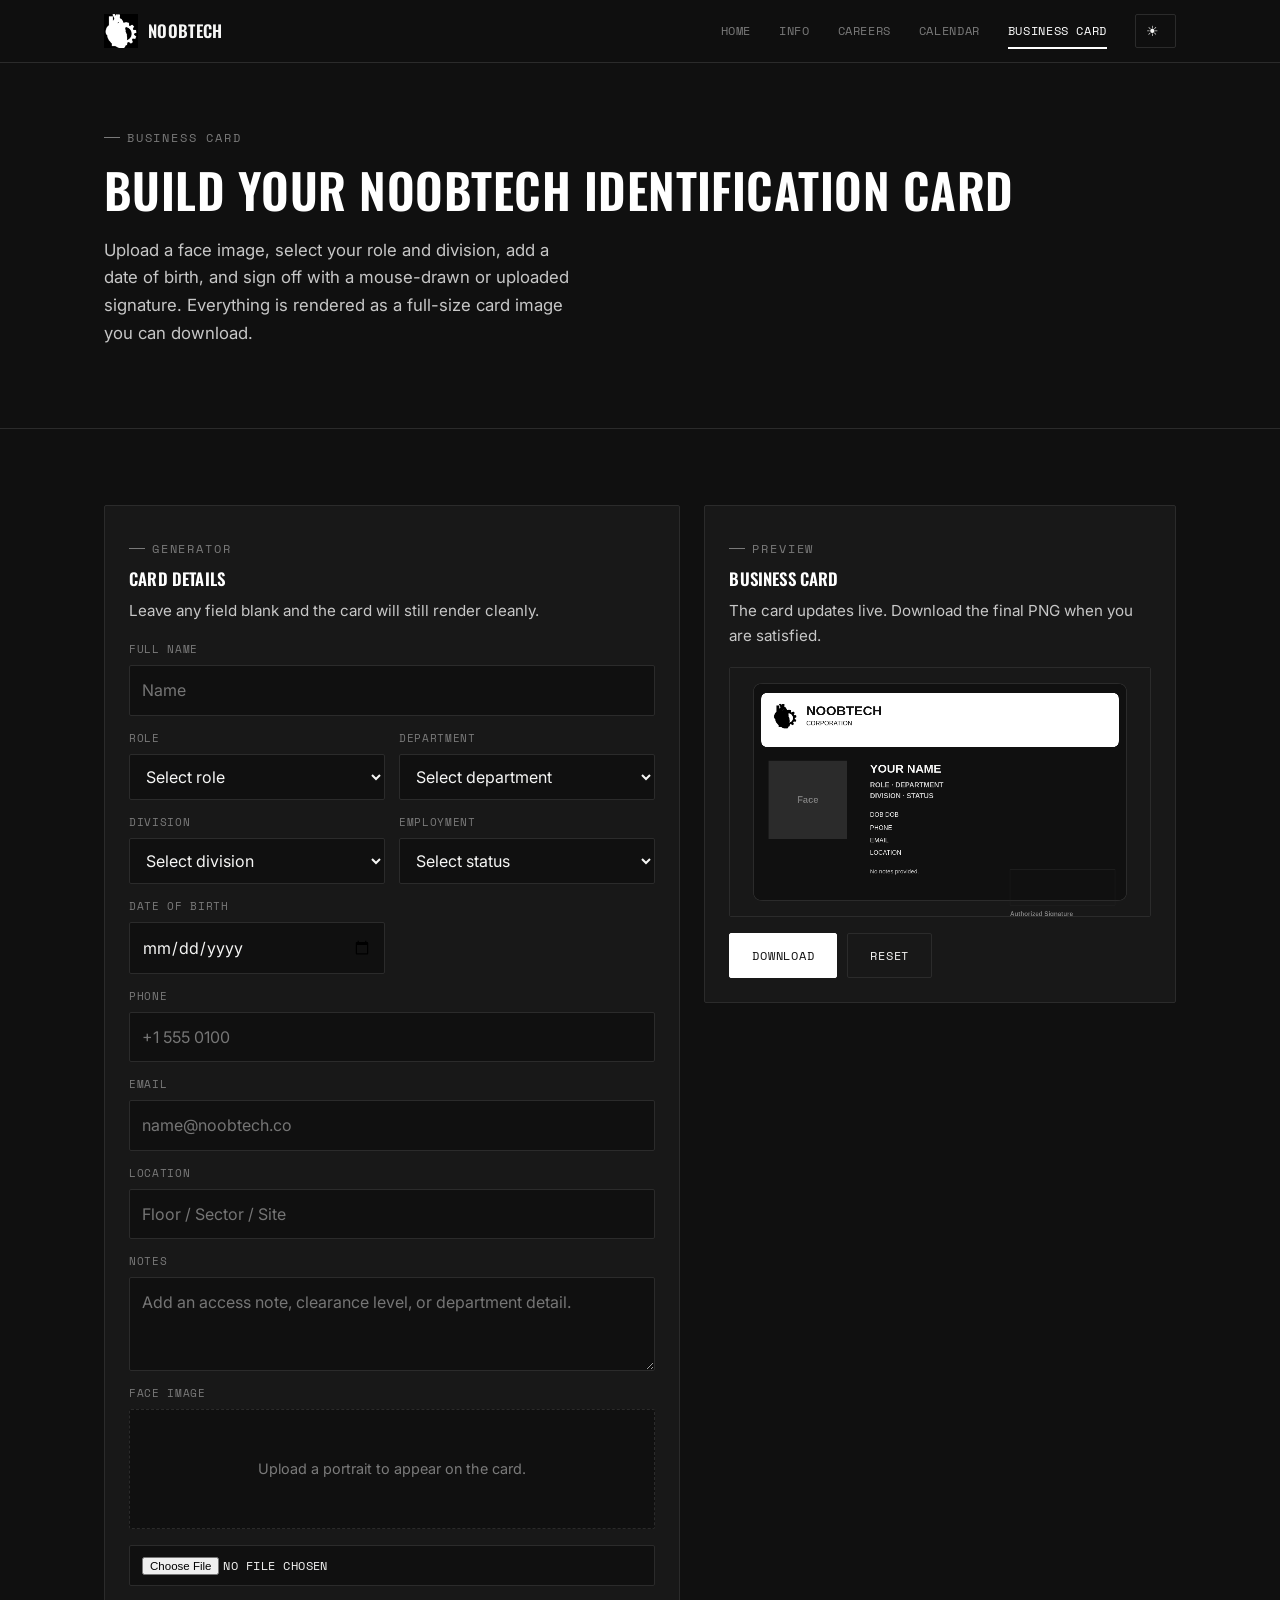
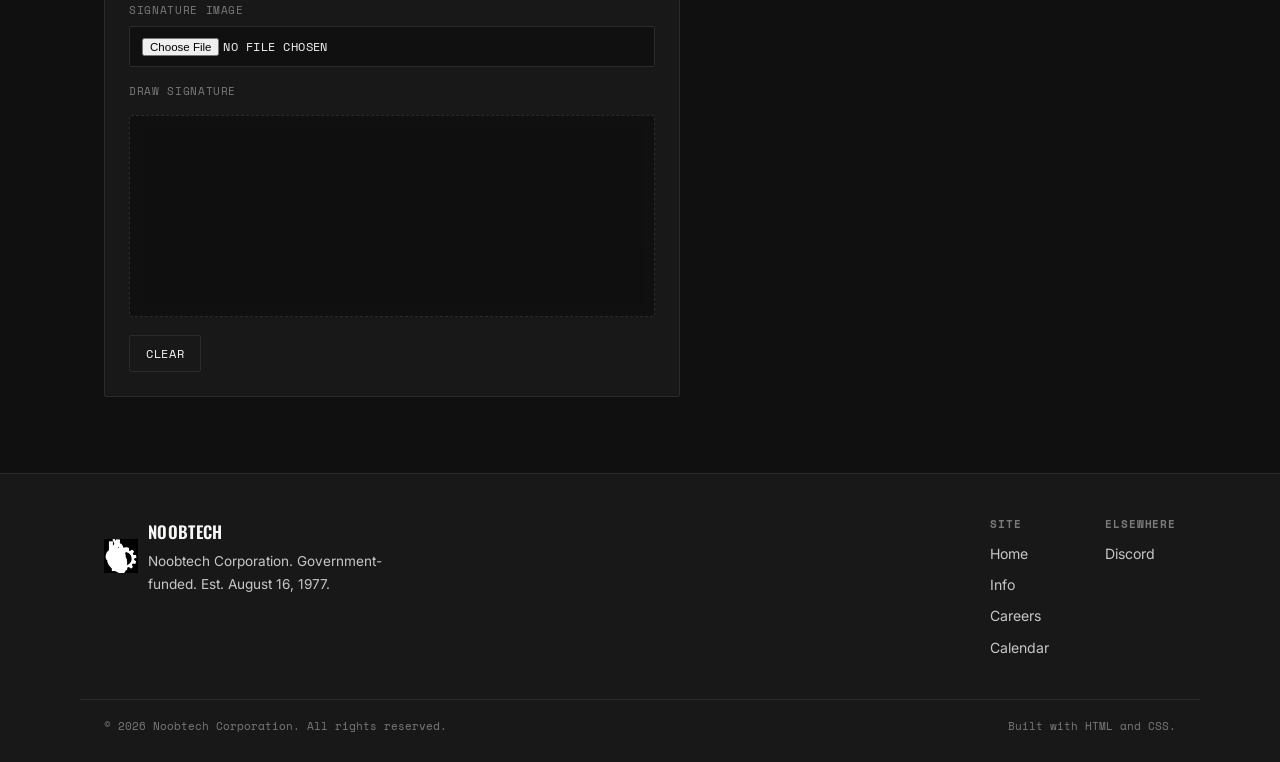
<file: business-card.html>
<!DOCTYPE html>
<html lang="en">
<head>
  <meta charset="UTF-8">
  <meta name="viewport" content="width=device-width, initial-scale=1.0">
  <title>Business Card Generator — Noobtech Co</title>
  <meta name="description" content="Create a custom Noobtech business card with a face image, role details, and signature.">

  <script>
    (function () {
      try {
        var saved = localStorage.getItem('noobtech-theme');
        document.documentElement.setAttribute('data-theme', saved === 'light' ? 'light' : 'dark');
      } catch (e) {
        document.documentElement.setAttribute('data-theme', 'dark');
      }
    })();
  </script>

  <link rel="preconnect" href="https://fonts.googleapis.com">
  <link href="https://fonts.googleapis.com/css2?family=Oswald:wght@500;600;700&family=Inter:wght@400;500;600&family=Space+Mono:wght@400;700&display=swap" rel="stylesheet">
  <link rel="stylesheet" href="assets/css/style.css">
  <link rel="icon" href="assets/img/logo.png">
  <style>
    .generator-shell {
      display: grid;
      grid-template-columns: minmax(0, 1.1fr) minmax(320px, 0.9fr);
      gap: 24px;
      align-items: start;
    }

    .generator-panel,
    .preview-panel {
      background: var(--bg-alt);
      border: 1px solid var(--border);
      border-radius: var(--radius);
      padding: 24px;
    }

    .generator-panel h3,
    .preview-panel h3 {
      font-size: 1.05rem;
      margin-bottom: 10px;
    }

    .generator-panel p,
    .preview-panel p {
      margin-bottom: 18px;
      font-size: 0.95rem;
    }

    .field-grid {
      display: grid;
      grid-template-columns: 1fr 1fr;
      gap: 14px;
      margin-bottom: 14px;
    }

    .field-grid .full { grid-column: 1 / -1; }

    .field {
      display: flex;
      flex-direction: column;
      gap: 6px;
    }

    .field label {
      font-family: var(--font-mono);
      font-size: 0.68rem;
      text-transform: uppercase;
      letter-spacing: 0.06em;
      color: var(--text-faint);
    }

    .field input,
    .field select,
    .field textarea {
      width: 100%;
      border: 1px solid var(--border);
      background: var(--bg);
      color: var(--text);
      padding: 11px 12px;
      font: inherit;
      border-radius: var(--radius);
    }

    .field textarea {
      min-height: 94px;
      resize: vertical;
    }

    .field input[type="file"] {
      padding: 10px 12px;
      font-family: var(--font-mono);
      font-size: 0.72rem;
      text-transform: uppercase;
      letter-spacing: 0.04em;
    }

    .upload-preview {
      border: 1px dashed var(--border);
      border-radius: var(--radius);
      min-height: 120px;
      display: flex;
      align-items: center;
      justify-content: center;
      background: var(--bg);
      color: var(--text-faint);
      text-align: center;
      padding: 16px;
      font-size: 0.9rem;
      margin-bottom: 10px;
      overflow: hidden;
    }

    .upload-preview img {
      width: 100%;
      height: 100%;
      object-fit: cover;
    }

    .signature-box {
      border: 1px dashed var(--border);
      border-radius: var(--radius);
      background: var(--bg);
      padding: 10px;
      margin-top: 8px;
    }

    #signatureCanvas {
      width: 100%;
      height: 180px;
      display: block;
      border-radius: var(--radius);
      touch-action: none;
      background: linear-gradient(135deg, rgba(0,0,0,0.03), rgba(0,0,0,0.06));
    }

    .signature-actions {
      display: flex;
      gap: 10px;
      flex-wrap: wrap;
      margin-top: 12px;
    }

    .preview-surface {
      border: 1px solid var(--border);
      border-radius: var(--radius);
      overflow: hidden;
      background: var(--bg);
      max-width: 100%;
    }

    .preview-surface canvas {
      width: 100%;
      height: auto;
      display: block;
    }

    .preview-actions {
      display: flex;
      flex-wrap: wrap;
      gap: 10px;
      margin-top: 16px;
    }

    @media (max-width: 920px) {
      .generator-shell {
        grid-template-columns: 1fr;
      }
    }

    @media (max-width: 640px) {
      .field-grid {
        grid-template-columns: 1fr;
      }
    }
  </style>
</head>
<body>

<header class="site-header">
  <nav class="nav-bar">
    <a class="brand" href="index.html">
      <img class="brand-mark" src="assets/img/logo.png" alt="Noobtech Co">
      <span class="brand-text">Noobtech</span>
    </a>
    <button class="nav-toggle" aria-label="Toggle navigation" aria-expanded="false">MENU</button>
    <div class="nav-links">
      <a href="index.html">Home</a>
      <a href="info.html">Info</a>
      <a href="careers.html">Careers</a>
      <a href="calendar.html">Calendar</a>
      <a href="business-card.html" aria-current="page">Business Card</a>
      <button class="theme-toggle" aria-label="Toggle light and dark mode" aria-pressed="false">
        <span class="theme-toggle-icon sun">☀</span>
        <span class="theme-toggle-icon moon">☾</span>
        <span class="theme-toggle-thumb"></span>
      </button>
    </div>
  </nav>
</header>

<section class="hero" style="padding: 56px 0 48px;">
  <div class="container">
    <span class="eyebrow">Business Card</span>
    <h1 style="font-size: clamp(2rem, 4.4vw, 3rem);">Build your Noobtech identification card</h1>
    <p class="lede" style="margin-top: 16px;">
      Upload a face image, select your role and division, add a date of birth, and sign off with a mouse-drawn or uploaded signature. Everything is rendered as a full-size card image you can download.
    </p>
  </div>
</section>

<section class="section">
  <div class="container">
    <div class="generator-shell">
      <div class="generator-panel">
        <span class="eyebrow">Generator</span>
        <h3>Card details</h3>
        <p>Leave any field blank and the card will still render cleanly.</p>

        <form id="cardForm">
          <div class="field-grid">
            <div class="field full">
              <label for="fullName">Full name</label>
              <input id="fullName" name="fullName" type="text" placeholder="Name" maxlength="48">
            </div>

            <div class="field">
              <label for="role">Role</label>
              <select id="role" name="role">
                <option value="">Select role</option>
                <option>Software Engineer</option>
                <option>IT Support Specialist</option>
                <option>Field Engineer</option>
                <option>Construction Worker</option>
                <option>Security Guard</option>
                <option>Research Analyst</option>
                <option>Server Construction Helper</option>
                <option>Leader</option>
              </select>
            </div>

            <div class="field">
              <label for="department">Department</label>
              <select id="department" name="department">
                <option value="">Select department</option>
                <option>Engineering</option>
                <option>Operations</option>
                <option>Facilities</option>
                <option>Security</option>
                <option>Research</option>
                <option>Classified</option>
              </select>
            </div>

            <div class="field">
              <label for="division">Division</label>
              <select id="division" name="division">
                <option value="">Select division</option>
                <option>Engineering</option>
                <option>Operations</option>
                <option>Research</option>
                <option>Security</option>
                <option>Facilities</option>
                <option>Leadership</option>
                <option>Administration</option>
              </select>
            </div>

            <div class="field">
              <label for="employment">Employment</label>
              <select id="employment" name="employment">
                <option value="">Select status</option>
                <option>Full-time</option>
                <option>On-site</option>
                <option>Invitation Only</option>
                <option>Restricted</option>
              </select>
            </div>

            <div class="field">
              <label for="dob">Date of birth</label>
              <input id="dob" name="dob" type="date">
            </div>

            <div class="field full">
              <label for="phone">Phone</label>
              <input id="phone" name="phone" type="tel" placeholder="+1 555 0100">
            </div>

            <div class="field full">
              <label for="email">Email</label>
              <input id="email" name="email" type="email" placeholder="name@noobtech.co">
            </div>

            <div class="field full">
              <label for="location">Location</label>
              <input id="location" name="location" type="text" placeholder="Floor / Sector / Site">
            </div>

            <div class="field full">
              <label for="notes">Notes</label>
              <textarea id="notes" name="notes" placeholder="Add an access note, clearance level, or department detail."></textarea>
            </div>
          </div>

          <div class="field full">
            <label for="faceUpload">Face image</label>
            <div class="upload-preview" id="facePreview">Upload a portrait to appear on the card.</div>
            <input id="faceUpload" name="faceUpload" type="file" accept="image/*">
          </div>

          <div class="field full" style="margin-top: 16px;">
            <label for="signatureUpload">Signature image</label>
            <input id="signatureUpload" name="signatureUpload" type="file" accept="image/*">
          </div>

          <div class="field full" style="margin-top: 16px;">
            <label>Draw signature</label>
            <div class="signature-box">
              <canvas id="signatureCanvas" width="640" height="220"></canvas>
            </div>
            <div class="signature-actions">
              <button type="button" class="btn btn-outline btn-small" id="clearSignatureBtn">Clear</button>
            </div>
          </div>
        </form>
      </div>

      <div class="preview-panel">
        <span class="eyebrow">Preview</span>
        <h3>Business card</h3>
        <p>The card updates live. Download the final PNG when you are satisfied.</p>
        <div class="preview-surface">
          <canvas id="cardCanvas" width="1080" height="640"></canvas>
        </div>
        <div class="preview-actions">
          <button class="btn btn-primary" id="downloadBtn" type="button">Download</button>
          <button class="btn btn-outline" id="resetBtn" type="button">Reset</button>
        </div>
      </div>
    </div>
  </div>
</section>

<footer class="site-footer">
  <div class="container footer-inner">
    <div class="footer-brand">
      <img class="brand-mark" src="assets/img/logo.png" alt="Noobtech Co">
      <div>
        <span class="brand-text">Noobtech</span>
        <p>Noobtech Corporation. Government-funded. Est. August 16, 1977.</p>
      </div>
    </div>
    <div class="footer-cols">
      <div class="footer-col">
        <h4>Site</h4>
        <a href="index.html">Home</a>
        <a href="info.html">Info</a>
        <a href="careers.html">Careers</a>
        <a href="calendar.html">Calendar</a>
      </div>
      <div class="footer-col">
        <h4>Elsewhere</h4>
        <a href="https://discord.gg/g9yFJSxvJf" target="_blank" rel="noopener">Discord</a>
      </div>
    </div>
  </div>
  <div class="container footer-bottom">
    <span>© 2026 Noobtech Corporation. All rights reserved.</span>
    <span>Built with HTML and CSS.</span>
  </div>
</footer>

<script src="assets/js/script.js"></script>
<script src="assets/js/theme.js"></script>
<script>
  const form = document.getElementById('cardForm');
  const cardCanvas = document.getElementById('cardCanvas');
  const cardCtx = cardCanvas.getContext('2d');
  const facePreview = document.getElementById('facePreview');
  const faceUpload = document.getElementById('faceUpload');
  const signatureUpload = document.getElementById('signatureUpload');
  const signatureCanvas = document.getElementById('signatureCanvas');
  const signatureCtx = signatureCanvas.getContext('2d');
  const clearSignatureBtn = document.getElementById('clearSignatureBtn');
  const downloadBtn = document.getElementById('downloadBtn');
  const resetBtn = document.getElementById('resetBtn');

  let faceImage = null;
  let signatureImage = null;
  let hasSignatureStroke = false;
  let drawing = false;
  const brandLogo = new Image();
  brandLogo.src = 'assets/img/logo.png';

  function formatValue(value) {
    return (value || '').trim();
  }

  function safeText(value, fallback = '—') {
    const text = formatValue(value);
    return text || fallback;
  }

  function loadImageFromFile(file, callback) {
    if (!file) return;
    const reader = new FileReader();
    reader.onload = function (event) {
      const img = new Image();
      img.onload = function () {
        callback(img);
      };
      img.src = event.target.result;
    };
    reader.readAsDataURL(file);
  }

  function drawRoundedRect(ctx, x, y, width, height, radius) {
    ctx.beginPath();
    ctx.moveTo(x + radius, y);
    ctx.lineTo(x + width - radius, y);
    ctx.quadraticCurveTo(x + width, y, x + width, y + radius);
    ctx.lineTo(x + width, y + height - radius);
    ctx.quadraticCurveTo(x + width, y + height, x + width - radius, y + height);
    ctx.lineTo(x + radius, y + height);
    ctx.quadraticCurveTo(x, y + height, x, y + height - radius);
    ctx.lineTo(x, y + radius);
    ctx.quadraticCurveTo(x, y, x + radius, y);
    ctx.closePath();
  }

  function renderCard(canvas, callback) {
    const ctx = canvas.getContext('2d');
    const width = canvas.width;
    const height = canvas.height;

    if (!brandLogo.complete || brandLogo.naturalWidth === 0) {
      brandLogo.onload = function () {
        renderCard(canvas, callback);
      };
      return;
    }

    ctx.clearRect(0, 0, width, height);
    ctx.fillStyle = getComputedStyle(document.documentElement).getPropertyValue('--bg').trim() || '#ffffff';
    ctx.fillRect(0, 0, width, height);

    ctx.fillStyle = getComputedStyle(document.documentElement).getPropertyValue('--bg-alt').trim() || '#f7f7f7';
    ctx.fillRect(0, 0, width, height);

    // Card frame
    ctx.save();
    drawRoundedRect(ctx, 60, 40, width - 120, height - 80, 24);
    ctx.fillStyle = getComputedStyle(document.documentElement).getPropertyValue('--bg').trim() || '#ffffff';
    ctx.fill();
    ctx.lineWidth = 2;
    ctx.strokeStyle = getComputedStyle(document.documentElement).getPropertyValue('--border').trim() || '#dcdcdc';
    ctx.stroke();
    ctx.restore();

    // Header stripe
    ctx.save();
    drawRoundedRect(ctx, 80, 64, width - 160, 140, 18);
    ctx.fillStyle = getComputedStyle(document.documentElement).getPropertyValue('--black').trim() || '#101010';
    ctx.fill();
    ctx.restore();

    // Brand text and mark
    ctx.drawImage(brandLogo, 110, 92, 64, 64);

    ctx.fillStyle = getComputedStyle(document.documentElement).getPropertyValue('--white').trim() || '#ffffff';
    ctx.font = '700 34px "Oswald", sans-serif';
    ctx.fillText('NOOBTECH', 196, 122);
    ctx.font = '500 16px "Inter", sans-serif';
    ctx.fillText('CORPORATION', 196, 148);

    // Face area
    const faceX = 100;
    const faceY = 240;
    const faceSize = 200;
    ctx.save();
    ctx.beginPath();
    ctx.rect(faceX, faceY, faceSize, faceSize);
    ctx.clip();
    if (faceImage) {
      ctx.drawImage(faceImage, faceX, faceY, faceSize, faceSize);
    } else {
      ctx.fillStyle = getComputedStyle(document.documentElement).getPropertyValue('--grey-200').trim() || '#dddddd';
      ctx.fillRect(faceX, faceY, faceSize, faceSize);
      ctx.fillStyle = getComputedStyle(document.documentElement).getPropertyValue('--text-faint').trim() || '#7a7a7a';
      ctx.font = '600 24px "Inter", sans-serif';
      ctx.textAlign = 'center';
      ctx.fillText('Face', faceX + faceSize / 2, faceY + faceSize / 2 + 8);
      ctx.textAlign = 'left';
    }
    ctx.restore();

    ctx.strokeStyle = getComputedStyle(document.documentElement).getPropertyValue('--border').trim() || '#dcdcdc';
    ctx.lineWidth = 2;
    ctx.strokeRect(faceX, faceY, faceSize, faceSize);

    // Info panel
    ctx.fillStyle = getComputedStyle(document.documentElement).getPropertyValue('--text').trim() || '#111111';
    ctx.font = '700 30px "Oswald", sans-serif';
    const name = safeText(document.getElementById('fullName').value, 'YOUR NAME');
    ctx.fillText(name.toUpperCase(), 360, 270);

    ctx.font = '600 18px "Inter", sans-serif';
    ctx.fillStyle = getComputedStyle(document.documentElement).getPropertyValue('--text-dim').trim() || '#4e4e4e';
    const role = safeText(document.getElementById('role').value, 'ROLE');
    const department = safeText(document.getElementById('department').value, 'DEPARTMENT');
    const division = safeText(document.getElementById('division').value, 'DIVISION');
    const employment = safeText(document.getElementById('employment').value, 'STATUS');
    ctx.fillText(`${role} · ${department}`, 360, 308);
    ctx.fillText(`${division} · ${employment}`, 360, 336);

    ctx.font = '500 16px "Inter", sans-serif';
    ctx.fillStyle = getComputedStyle(document.documentElement).getPropertyValue('--text').trim() || '#111111';
    const dob = safeText(document.getElementById('dob').value ? new Date(document.getElementById('dob').value).toLocaleDateString('en', { year: 'numeric', month: 'short', day: 'numeric' }) : '', 'DOB');
    ctx.fillText(`DOB ${dob}`, 360, 384);
    const phone = safeText(document.getElementById('phone').value, 'PHONE');
    const email = safeText(document.getElementById('email').value, 'EMAIL');
    const location = safeText(document.getElementById('location').value, 'LOCATION');
    ctx.fillText(`${phone}`, 360, 418);
    ctx.fillText(`${email}`, 360, 450);
    ctx.fillText(`${location}`, 360, 482);

    // Notes block
    ctx.fillStyle = getComputedStyle(document.documentElement).getPropertyValue('--text-dim').trim() || '#4e4e4e';
    ctx.font = '500 15px "Inter", sans-serif';
    const notes = safeText(document.getElementById('notes').value, 'No notes provided.');
    const lines = notes.split(/\n/);
    lines.forEach((line, i) => {
      ctx.fillText(line, 360, 530 + (i * 18));
    });

    // Signature section
    const signatureY = 520;
    const signatureAreaWidth = 270;
    const signatureAreaHeight = 92;
    ctx.strokeStyle = getComputedStyle(document.documentElement).getPropertyValue('--border').trim() || '#dcdcdc';
    ctx.lineWidth = 1;
    ctx.strokeRect(720, signatureY, signatureAreaWidth, signatureAreaHeight);

    if (signatureImage) {
      ctx.drawImage(signatureImage, 720, signatureY, signatureAreaWidth, signatureAreaHeight);
    } else if (hasSignatureStroke) {
      ctx.drawImage(signatureCanvas, 720, signatureY, signatureAreaWidth, signatureAreaHeight);
    }

    ctx.fillStyle = getComputedStyle(document.documentElement).getPropertyValue('--text-faint').trim() || '#7a7a7a';
    ctx.font = '600 16px "Inter", sans-serif';
    ctx.fillText('Authorized Signature', 720, signatureY + 120);

    if (callback) {
      callback();
    }
  }

  function syncSignatureCanvasSize() {
    const ratio = window.devicePixelRatio || 1;
    const width = signatureCanvas.clientWidth || 640;
    const height = signatureCanvas.clientHeight || 220;
    signatureCanvas.width = width * ratio;
    signatureCanvas.height = height * ratio;
    signatureCtx.setTransform(ratio, 0, 0, ratio, 0, 0);
    signatureCtx.lineCap = 'round';
    signatureCtx.lineJoin = 'round';
    signatureCtx.lineWidth = 2.4;
    signatureCtx.strokeStyle = getComputedStyle(document.documentElement).getPropertyValue('--black').trim() || '#101010';
  }

  function resetSignature() {
    signatureCtx.clearRect(0, 0, signatureCanvas.clientWidth || 640, signatureCanvas.clientHeight || 220);
    hasSignatureStroke = false;
    signatureImage = null;
    signatureUpload.value = '';
    renderCard(cardCanvas);
  }

  function startDrawing(event) {
    drawing = true;
    const rect = signatureCanvas.getBoundingClientRect();
    const x = ((event.clientX - rect.left) / rect.width) * (signatureCanvas.clientWidth || 640);
    const y = ((event.clientY - rect.top) / rect.height) * (signatureCanvas.clientHeight || 220);
    signatureCtx.beginPath();
    signatureCtx.moveTo(x, y);
    signatureCtx.lineTo(x, y);
    signatureCtx.stroke();
    hasSignatureStroke = true;
  }

  function draw(event) {
    if (!drawing) return;
    const rect = signatureCanvas.getBoundingClientRect();
    const x = ((event.clientX - rect.left) / rect.width) * (signatureCanvas.clientWidth || 640);
    const y = ((event.clientY - rect.top) / rect.height) * (signatureCanvas.clientHeight || 220);
    signatureCtx.lineTo(x, y);
    signatureCtx.stroke();
  }

  function stopDrawing() {
    drawing = false;
    renderCard(cardCanvas);
  }

  function resetForm() {
    form.reset();
    faceImage = null;
    signatureImage = null;
    hasSignatureStroke = false;
    facePreview.innerHTML = 'Upload a portrait to appear on the card.';
    signatureCtx.clearRect(0, 0, signatureCanvas.width, signatureCanvas.height);
    renderCard(cardCanvas);
  }

  function refreshPreview() {
    renderCard(cardCanvas);
  }

  faceUpload.addEventListener('change', function (event) {
    const file = event.target.files[0];
    if (!file) return;
    loadImageFromFile(file, function (img) {
      faceImage = img;
      const reader = new FileReader();
      reader.onload = function (event) {
        facePreview.innerHTML = '<img src="' + event.target.result + '" alt="Face preview">';
      };
      reader.readAsDataURL(file);
      refreshPreview();
    });
  });

  signatureUpload.addEventListener('change', function (event) {
    const file = event.target.files[0];
    if (!file) return;
    loadImageFromFile(file, function (img) {
      signatureImage = img;
      hasSignatureStroke = false;
      refreshPreview();
    });
  });

  clearSignatureBtn.addEventListener('click', function () {
    signatureCtx.clearRect(0, 0, signatureCanvas.width, signatureCanvas.height);
    hasSignatureStroke = false;
    signatureImage = null;
    signatureUpload.value = '';
    refreshPreview();
  });

  downloadBtn.addEventListener('click', function () {
    const exportCanvas = document.createElement('canvas');
    exportCanvas.width = 2160;
    exportCanvas.height = 1280;
    const exportCtx = exportCanvas.getContext('2d');
    exportCtx.clearRect(0, 0, exportCanvas.width, exportCanvas.height);
    exportCtx.scale(2, 2);
    const tempCanvas = document.createElement('canvas');
    tempCanvas.width = 1080;
    tempCanvas.height = 640;
    renderCard(tempCanvas, function () {
      exportCtx.drawImage(tempCanvas, 0, 0, 1080, 640);
      const link = document.createElement('a');
      link.download = 'business-card.png';
      link.href = exportCanvas.toDataURL('image/png');
      link.click();
    });
  });

  resetBtn.addEventListener('click', resetForm);
  form.addEventListener('input', refreshPreview);
  form.addEventListener('change', refreshPreview);

  signatureCanvas.addEventListener('pointerdown', function (event) {
    event.preventDefault();
    signatureImage = null;
    signatureUpload.value = '';
    startDrawing(event);
  });
  signatureCanvas.addEventListener('pointermove', function (event) {
    event.preventDefault();
    draw(event);
  });
  signatureCanvas.addEventListener('pointerup', stopDrawing);
  signatureCanvas.addEventListener('pointerleave', stopDrawing);

  syncSignatureCanvasSize();
  resetForm();
</script>
</body>
</html>
</file>
<file: assets/css/style.css>
/* ==========================================================================
   NOOBTECH CO — SITE STYLESHEET
   Strictly black / white / greyscale. No color anywhere.
   ========================================================================== */

/* Light Theme (Default) */
:root {
  --black:        #101010;
  --ink:          #1A1A1A;
  --grey-900:     #2B2B2B;
  --grey-700:     #4E4E4E;
  --grey-50:      #7A7A7A;
  --grey-300:     #C7C7C7;
  --grey-200:     #DEDEDE;
  --grey-100:     #EEEEEE;
  --grey-50-bg:   #F6F6F5;
  --white:        #FFFFFF;

  --bg:           var(--white);
  --bg-alt:       var(--grey-50-bg);
  --header-bg:    rgba(255, 255, 255, 0.92);
  --border:       var(--grey-200);
  --text:         var(--ink);
  --text-dim:     var(--grey-700);
  --text-faint:   var(--grey-50);

  --font-display: 'Oswald', 'Arial Narrow', sans-serif;
  --font-mono:    'Space Mono', 'Courier New', monospace;
  --font-body:    'Inter', -apple-system, sans-serif;

  --radius: 2px;
  --container-w: 1120px;
  
  --logo-filter:  none;
}

/* Dark Theme Overrides */
[data-theme="dark"] {
  --black:        #FFFFFF;
  --ink:          #F6F6F5;
  --grey-900:     #EEEEEE;
  --grey-700:     #C7C7C7;
  --grey-50:      #7A7A7A;
  --grey-300:     #4E4E4E;
  --grey-200:     #2B2B2B;
  --grey-100:     #1A1A1A;
  --grey-50-bg:   #181818;
  --white:        #101010;

  --bg:           #101010;
  --bg-alt:       #181818;
  --header-bg:    rgba(16, 16, 16, 0.92);
  --border:       #2B2B2B;
  --text:         #F6F6F5;
  --text-dim:     #C7C7C7;
  --text-faint:   #7A7A7A;

  /* Automatically inverts black logos/images to white in dark mode */
  --logo-filter:  invert(1) hue-rotate(180deg);
}

/* ---- Reset -------------------------------------------------------------- */
* { box-sizing: border-box; margin: 0; padding: 0; }
html { scroll-behavior: smooth; }

@media (prefers-reduced-motion: reduce) {
  html { scroll-behavior: auto; }
  *, *::before, *::after {
    animation-duration: 0.001ms !important;
    animation-iteration-count: 1 !important;
    transition-duration: 0.001ms !important;
  }
}

body {
  background: var(--bg);
  color: var(--text);
  font-family: var(--font-body);
  line-height: 1.65;
  min-height: 100vh;
  display: flex;
  flex-direction: column;
  -webkit-font-smoothing: antialiased;
}

img { max-width: 100%; display: block; }
a { color: inherit; text-decoration: none; }

h1, h2, h3, h4 {
  font-family: var(--font-display);
  text-transform: uppercase;
  letter-spacing: 0.01em;
  line-height: 1.12;
  font-weight: 600;
  color: var(--black);
}

p { color: var(--text-dim); }

.eyebrow {
  font-family: var(--font-mono);
  text-transform: uppercase;
  letter-spacing: 0.16em;
  font-size: 0.72rem;
  color: var(--text-faint);
  display: inline-flex;
  align-items: center;
  gap: 0.6em;
  margin-bottom: 12px;
}
.eyebrow::before {
  content: "";
  width: 16px;
  height: 1px;
  background: var(--grey-50);
  display: inline-block;
}

.container {
  width: 100%;
  max-width: var(--container-w);
  margin: 0 auto;
  padding: 0 24px;
}

/* ---- Header / nav --------------------------------------------------------- */
.site-header {
  border-bottom: 1px solid var(--border);
  background: var(--header-bg);
  backdrop-filter: blur(6px);
  position: sticky;
  top: 0;
  z-index: 50;
}

.nav-bar {
  display: flex;
  align-items: center;
  justify-content: space-between;
  padding: 14px 24px;
  max-width: var(--container-w);
  margin: 0 auto;
  gap: 16px;
}

.brand {
  display: flex;
  align-items: center;
  gap: 10px;
  flex-shrink: 0;
}

/* icon-only logomark, used in nav / footer / favicon-adjacent spots */
.brand-mark {
  height: 34px;
  width: 34px;
  object-fit: contain;
  flex-shrink: 0;
  filter: var(--logo-filter);
  transition: filter 0.15s ease;
}

.brand-text {
  font-family: var(--font-display);
  text-transform: uppercase;
  letter-spacing: 0.02em;
  font-size: 1.05rem;
  font-weight: 600;
  white-space: nowrap;
}

.nav-links {
  display: flex;
  align-items: center;
  gap: 28px;
  font-family: var(--font-mono);
  font-size: 0.78rem;
  letter-spacing: 0.05em;
  text-transform: uppercase;
}

.nav-links a:not(.btn) {
  position: relative;
  padding: 4px 0;
  color: var(--text-faint);
  transition: color 0.15s ease;
}
.nav-links a:not(.btn):hover,
.nav-links a[aria-current="page"] { color: var(--black); }
.nav-links a[aria-current="page"]::after {
  content: "";
  position: absolute;
  left: 0; right: 0; bottom: -4px;
  height: 2px;
  background: var(--black);
}

.nav-toggle {
  display: none;
  background: none;
  border: 1px solid var(--border);
  color: var(--text);
  padding: 8px 12px;
  font-family: var(--font-mono);
  font-size: 0.72rem;
  letter-spacing: 0.06em;
  border-radius: var(--radius);
  cursor: pointer;
}

/* ---- Theme Toggle Button Styling ----------------------------------------- */
.theme-toggle {
  background: transparent;
  border: 1px solid var(--border);
  color: var(--text);
  padding: 6px 10px;
  border-radius: var(--radius);
  cursor: pointer;
  display: inline-flex;
  align-items: center;
  gap: 6px;
  font-family: var(--font-mono);
  font-size: 0.85rem;
  transition: border-color 0.15s ease, background 0.15s ease;
}

.theme-toggle:hover {
  border-color: var(--black);
}

/* Show/hide icons depending on theme */
[data-theme="dark"] .theme-toggle-icon.sun { display: inline-block; }
[data-theme="dark"] .theme-toggle-icon.moon { display: none; }

[data-theme="light"] .theme-toggle-icon.sun { display: none; }
[data-theme="light"] .theme-toggle-icon.moon { display: inline-block; }

/* ---- Buttons --------------------------------------------------------------- */
.btn {
  display: inline-flex;
  align-items: center;
  gap: 10px;
  font-family: var(--font-mono);
  text-transform: uppercase;
  letter-spacing: 0.06em;
  font-size: 0.78rem;
  padding: 12px 22px;
  border-radius: var(--radius);
  border: 1px solid var(--black);
  cursor: pointer;
  transition: background 0.15s ease, color 0.15s ease, border-color 0.15s ease;
  white-space: nowrap;
}

.btn-primary {
  background: var(--black);
  color: var(--white);
}
.btn-primary:hover { background: var(--grey-900); }

.btn-outline {
  background: transparent;
  color: var(--text);
  border-color: var(--border);
}
.btn-outline:hover { border-color: var(--black); }

.btn-small { padding: 9px 16px; font-size: 0.72rem; }

/* ---- Hero -------------------------------------------------------------------- */
.hero {
  border-bottom: 1px solid var(--border);
  padding: 88px 0 72px;
}

.hero-inner {
  display: grid;
  grid-template-columns: 1.3fr 0.7fr;
  gap: 48px;
  align-items: center;
}

.hero-copy { max-width: 560px; }

.hero h1 {
  font-size: clamp(2.1rem, 4.6vw, 3.4rem);
  margin: 4px 0 20px;
}

.hero p.lede {
  font-size: 1.05rem;
  color: var(--text-dim);
  max-width: 480px;
  margin-bottom: 32px;
}

.hero-actions {
  display: flex;
  gap: 12px;
  flex-wrap: wrap;
}

.hero-mark {
  display: flex;
  align-items: center;
  justify-content: center;
  border: 1px solid var(--border);
  border-radius: var(--radius);
  background: var(--bg-alt);
  padding: 40px;
  aspect-ratio: 1 / 1;
}
.hero-mark img { 
  width: 100%; 
  height: auto; 
  filter: var(--logo-filter);
  transition: filter 0.15s ease;
}

/* ---- Date Calculator ------------------------------------------------------- */
.date-calculator {
  padding: 54px 0 58px;
  border-bottom: 1px solid var(--border);
  background: var(--bg-alt);
}
.calculator-heading {
  display: flex;
  align-items: end;
  justify-content: space-between;
  gap: 32px;
  margin-bottom: 28px;
}
.calculator-heading h2 { font-size: clamp(1.6rem, 3vw, 2.1rem); }
.calculator-heading p { max-width: 360px; font-size: 0.9rem; }
.calculator-grid {
  display: grid;
  grid-template-columns: 1fr auto 1fr;
  gap: 24px;
  align-items: center;
}
.date-form {
  display: flex;
  flex-direction: column;
  gap: 10px;
  padding: 24px;
  background: var(--bg);
  border: 1px solid var(--border);
}
.calculator-label {
  color: var(--black);
  font-family: var(--font-mono);
  font-size: 0.72rem;
  letter-spacing: 0.08em;
  text-transform: uppercase;
}
.date-form label {
  color: var(--text-faint);
  font-family: var(--font-mono);
  font-size: 0.68rem;
  letter-spacing: 0.05em;
  text-transform: uppercase;
}
.date-form input, .date-form select {
  display: block;
  width: 100%;
  margin-top: 5px;
  padding: 10px 11px;
  border: 1px solid var(--border);
  border-radius: var(--radius);
  background: var(--bg);
  color: var(--text);
  font: 0.85rem var(--font-mono);
}
.date-form input:focus, .date-form select:focus { outline: 2px solid var(--black); outline-offset: 2px; }
.date-form .btn { align-self: flex-start; margin-top: 8px; }
.new-date-fields { display: grid; grid-template-columns: 1.1fr 1.5fr 0.8fr; gap: 10px; }
.new-date-fields label:nth-child(4), .new-date-fields label:nth-child(5) { grid-column: span 1; }
.conversion-mark { color: var(--text-faint); font: 1.6rem var(--font-mono); }
.calculator-result {
  display: block;
  margin-top: 18px;
  padding: 15px 18px;
  border-left: 3px solid var(--black);
  background: var(--bg);
  color: var(--black);
  font: 700 0.9rem var(--font-mono);
}
.calculator-note { margin-top: 12px; color: var(--text-faint); font-size: 0.78rem; }

/* ---- Official Holidays ---------------------------------------------------- */
.official-holidays { padding: 68px 0; border-bottom: 1px solid var(--border); }
.holidays-heading {
  display: flex;
  align-items: end;
  justify-content: space-between;
  gap: 32px;
  margin-bottom: 28px;
}
.holidays-heading h2 { font-size: clamp(1.6rem, 3vw, 2.1rem); }
.holidays-heading p { max-width: 360px; font-size: 0.9rem; }
.holiday-list { border-top: 1px solid var(--border); }
.holiday-item {
  display: grid;
  grid-template-columns: 1.1fr 1fr 1.6fr 1.2fr;
  gap: 20px;
  align-items: start;
  padding: 20px 0;
  border-bottom: 1px solid var(--border);
}
.holiday-name { color: var(--black); font: 700 0.9rem var(--font-mono); text-transform: uppercase; }
.holiday-dates { color: var(--text-dim); font: 0.78rem var(--font-mono); line-height: 1.55; }
.holiday-dates strong { color: var(--black); display: block; }
.holiday-description, .holiday-work { color: var(--text-dim); font-size: 0.86rem; }
.holiday-work strong { color: var(--black); display: block; font-family: var(--font-mono); font-size: 0.68rem; letter-spacing: 0.05em; text-transform: uppercase; margin-bottom: 4px; }

/* ---- Stat strip ---------------------------------------------------------------- */
.stat-strip { border-bottom: 1px solid var(--border); background: var(--bg-alt); }
.stat-grid {
  display: grid;
  grid-template-columns: repeat(4, 1fr);
}
.stat-item {
  padding: 28px 20px;
  text-align: center;
  border-left: 1px solid var(--border);
}
.stat-item:first-child { border-left: none; }
.stat-item .num {
  font-family: var(--font-display);
  font-size: 1.9rem;
  color: var(--black);
}
.stat-item .label {
  font-family: var(--font-mono);
  font-size: 0.68rem;
  letter-spacing: 0.08em;
  text-transform: uppercase;
  color: var(--text-faint);
  margin-top: 6px;
}

/* ---- Sections ---------------------------------------------------------------- */
.section { padding: 76px 0; border-bottom: 1px solid var(--border); }
.section:last-of-type { border-bottom: none; }

.section h2 { font-size: clamp(1.6rem, 3vw, 2.1rem); margin-bottom: 16px; }
.section .section-lede { color: var(--text-dim); max-width: 620px; margin-bottom: 40px; }

.card-grid {
  display: grid;
  grid-template-columns: repeat(3, 1fr);
  gap: 1px;
  background: var(--border);
  border: 1px solid var(--border);
}
.card {
  background: var(--bg);
  padding: 28px;
}
.card .tag {
  font-family: var(--font-mono);
  font-size: 0.68rem;
  color: var(--text-faint);
  letter-spacing: 0.08em;
  text-transform: uppercase;
}
.card h3 { font-size: 1.1rem; margin: 12px 0 10px; }
.card p { font-size: 0.94rem; }

.panel {
  background: var(--bg-alt);
  border: 1px solid var(--border);
  border-radius: var(--radius);
  padding: 30px;
}
.panel + .panel { margin-top: 16px; }
.panel p + p { margin-top: 14px; }

.two-col {
  display: grid;
  grid-template-columns: 1.1fr 0.9fr;
  gap: 48px;
  align-items: start;
}

.fact-list { display: flex; flex-direction: column; gap: 16px; font-family: var(--font-mono); font-size: 0.85rem; }
.fact-list .k { color: var(--text-faint); text-transform: uppercase; letter-spacing: 0.06em; font-size: 0.68rem; margin-bottom: 3px; }
.fact-list .v { color: var(--text); }

.job-list { display: flex; flex-direction: column; gap: 1px; background: var(--border); border: 1px solid var(--border); }
.job-row {
  display: flex;
  justify-content: space-between;
  align-items: center;
  gap: 20px;
  background: var(--bg);
  padding: 22px 26px;
  flex-wrap: wrap;
}
.job-row .meta { font-family: var(--font-mono); font-size: 0.7rem; color: var(--text-faint); letter-spacing: 0.05em; text-transform: uppercase; margin-top: 5px; }
.job-row h3 { font-size: 1.02rem; }

.cta-band {
  background: var(--black);
  color: var(--white);
  border-radius: var(--radius);
  padding: 56px 40px;
  text-align: center;
}
.cta-band .eyebrow { color: var(--grey-300); }
.cta-band .eyebrow::before { background: var(--grey-300); }
.cta-band h2 { color: var(--white); margin-bottom: 14px; }
.cta-band p { color: var(--grey-300); max-width: 480px; margin: 0 auto 28px; }
.cta-band .btn-primary { background: var(--white); color: var(--black); border-color: var(--white); }
.cta-band .btn-primary:hover { background: var(--grey-100); }
.cta-band .btn-outline { border-color: var(--grey-700); color: var(--white); }
.cta-band .btn-outline:hover { border-color: var(--white); }

details.faq { border-bottom: 1px solid var(--border); padding: 18px 0; }
details.faq summary {
  cursor: pointer;
  font-family: var(--font-display);
  text-transform: uppercase;
  font-size: 0.98rem;
  list-style: none;
  display: flex;
  justify-content: space-between;
  align-items: center;
  color: var(--black);
}
details.faq summary::-webkit-details-marker { display: none; }
details.faq summary::after {
  content: "+";
  font-family: var(--font-mono);
  color: var(--text-faint);
  font-size: 1.1rem;
}
details.faq[open] summary::after { content: "\2212"; }
details.faq p { margin-top: 12px; max-width: 640px; }

/* ---- Footer ------------------------------------------------------------------- */
.site-footer {
  margin-top: auto;
  border-top: 1px solid var(--border);
  background: var(--bg-alt);
  padding: 44px 0 26px;
}
.footer-inner { display: flex; justify-content: space-between; align-items: flex-start; flex-wrap: wrap; gap: 32px; }
.footer-brand { display: flex; align-items: center; gap: 10px; max-width: 320px; }
.footer-brand p { font-size: 0.85rem; margin-top: 4px; }
.footer-cols { display: flex; gap: 56px; flex-wrap: wrap; }
.footer-col h4 { font-family: var(--font-mono); font-size: 0.68rem; letter-spacing: 0.08em; text-transform: uppercase; color: var(--text-faint); margin-bottom: 12px; }
.footer-col a, .footer-col p { display: block; font-size: 0.88rem; color: var(--text-dim); margin-bottom: 8px; }
.footer-col a:hover { color: var(--black); }
.footer-bottom {
  margin-top: 32px;
  padding-top: 18px;
  border-top: 1px solid var(--border);
  font-family: var(--font-mono);
  font-size: 0.68rem;
  color: var(--text-faint);
  display: flex;
  justify-content: space-between;
  flex-wrap: wrap;
  gap: 8px;
}

/* ---- 404 ------------------------------------------------------------------------ */
.error-page { flex: 1; display: flex; align-items: center; justify-content: center; text-align: center; padding: 80px 24px; }
.error-page .code { font-family: var(--font-display); font-size: clamp(3.2rem, 10vw, 5.5rem); color: var(--grey-300); line-height: 1; }
.error-page h1 { margin: 14px 0 12px; font-size: clamp(1.4rem, 3vw, 1.9rem); }
.error-page p { max-width: 420px; margin: 0 auto 26px; }

/* ---- Responsive ------------------------------------------------------------------- */
@media (max-width: 900px) {
  .calculator-grid { grid-template-columns: 1fr; }
  .conversion-mark { text-align: center; transform: rotate(90deg); }
  .holiday-item { grid-template-columns: 1fr 1fr; }
  .holiday-description, .holiday-work { grid-column: span 1; }
  .hero-inner { grid-template-columns: 1fr; }
  .hero-mark { max-width: 260px; margin: 0 auto; padding: 28px; }
  .two-col { grid-template-columns: 1fr; }
  .card-grid { grid-template-columns: 1fr 1fr; }
  .stat-grid { grid-template-columns: 1fr 1fr; }
  .stat-item:nth-child(3) { border-left: none; }
  .stat-item:nth-child(3), .stat-item:nth-child(4) { border-top: 1px solid var(--border); }
}

@media (max-width: 640px) {
  .calculator-heading { display: block; }
  .calculator-heading p { margin-top: 12px; }
  .date-form { padding: 20px; }
  .new-date-fields { grid-template-columns: 1fr 1fr; }
  .new-date-fields label:nth-child(2) { grid-column: span 2; }
  .holidays-heading { display: block; }
  .holidays-heading p { margin-top: 12px; }
  .holiday-item { display: block; }
  .holiday-item > * + * { margin-top: 9px; }
  .nav-bar { padding: 12px 20px; }
  .nav-links {
    position: absolute;
    top: 100%; left: 0; right: 0;
    background: var(--bg);
    border-bottom: 1px solid var(--border);
    flex-direction: column;
    align-items: flex-start;
    padding: 20px;
    gap: 16px;
    display: none;
  }
  .nav-links.open { display: flex; }
  .nav-links .btn { width: 100%; justify-content: center; }
  .nav-toggle { display: block; }
  .hero { padding: 56px 0 48px; }
  .card-grid { grid-template-columns: 1fr; }
  .footer-inner { flex-direction: column; }
  .footer-cols { gap: 36px; }
  .job-row { padding: 18px 20px; }
}

a:focus-visible, button:focus-visible {
  outline: 2px solid var(--black);
  outline-offset: 3px;
}
</file>
